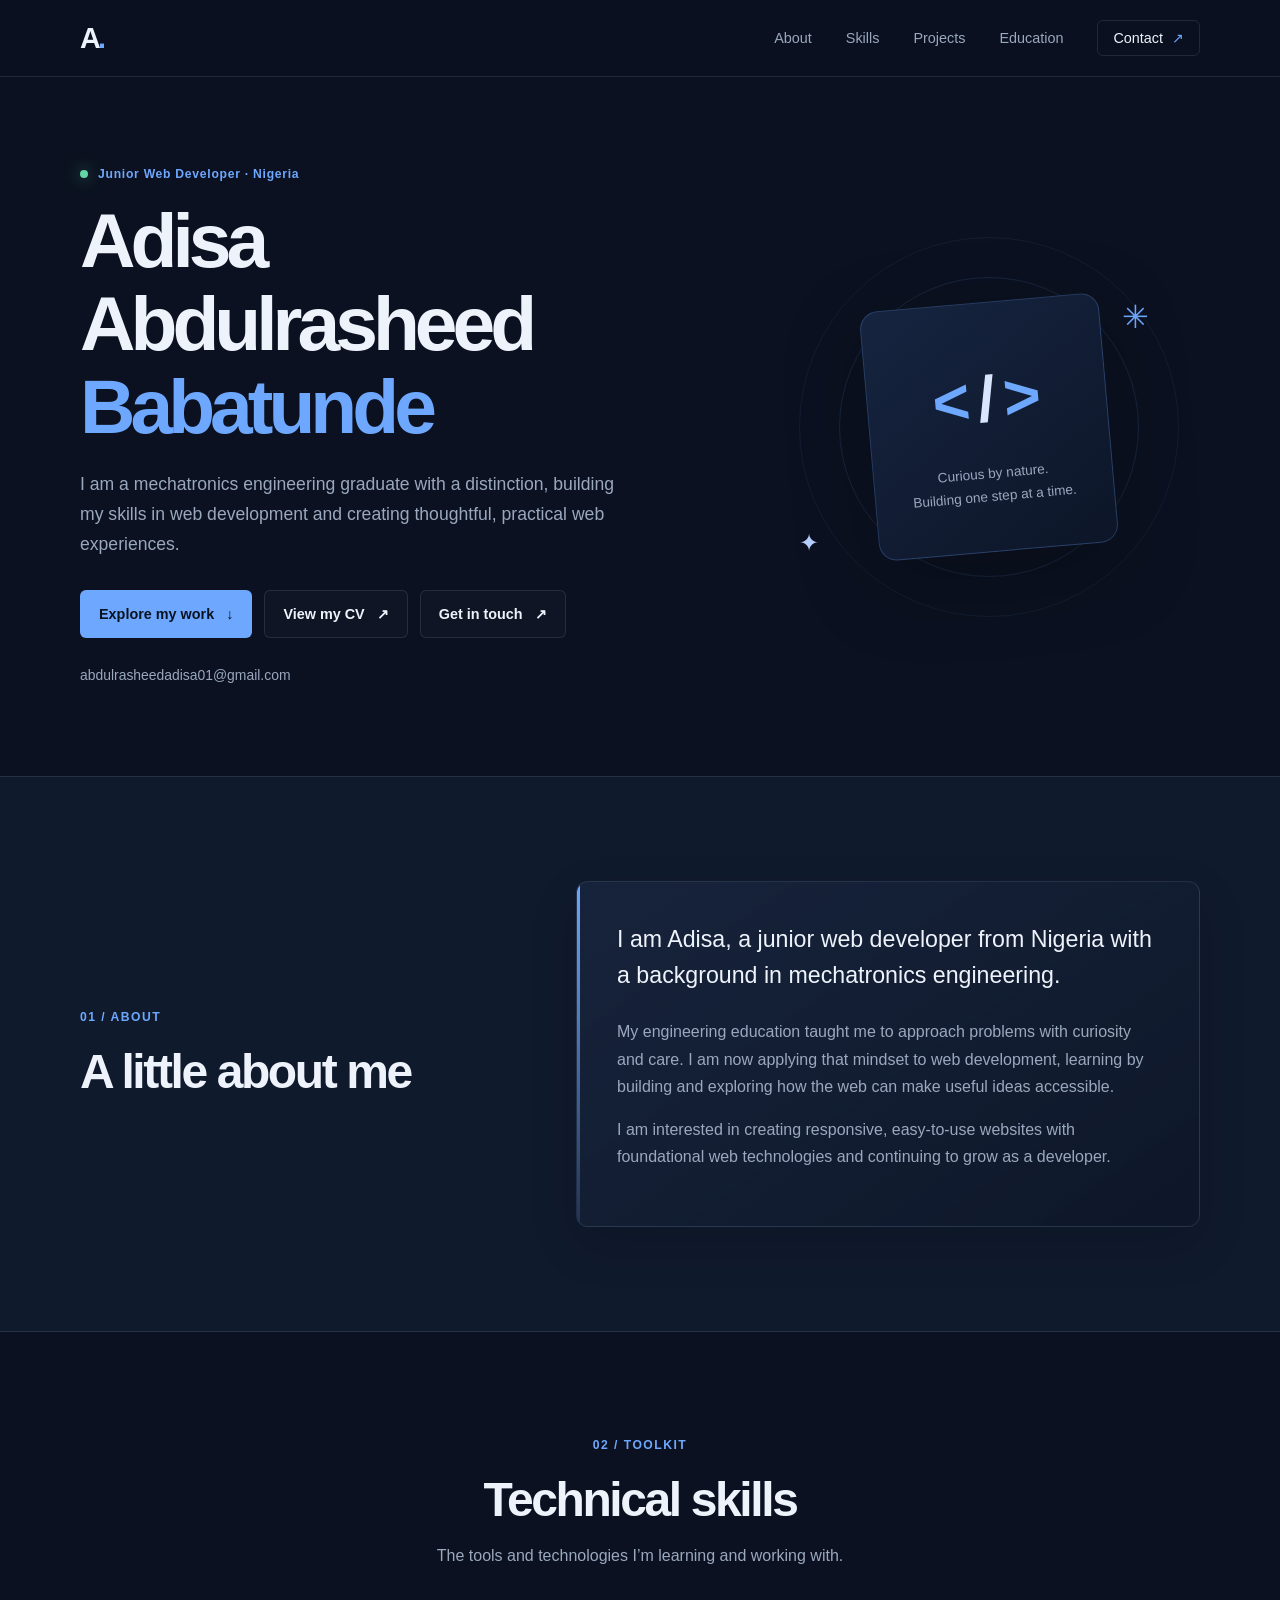
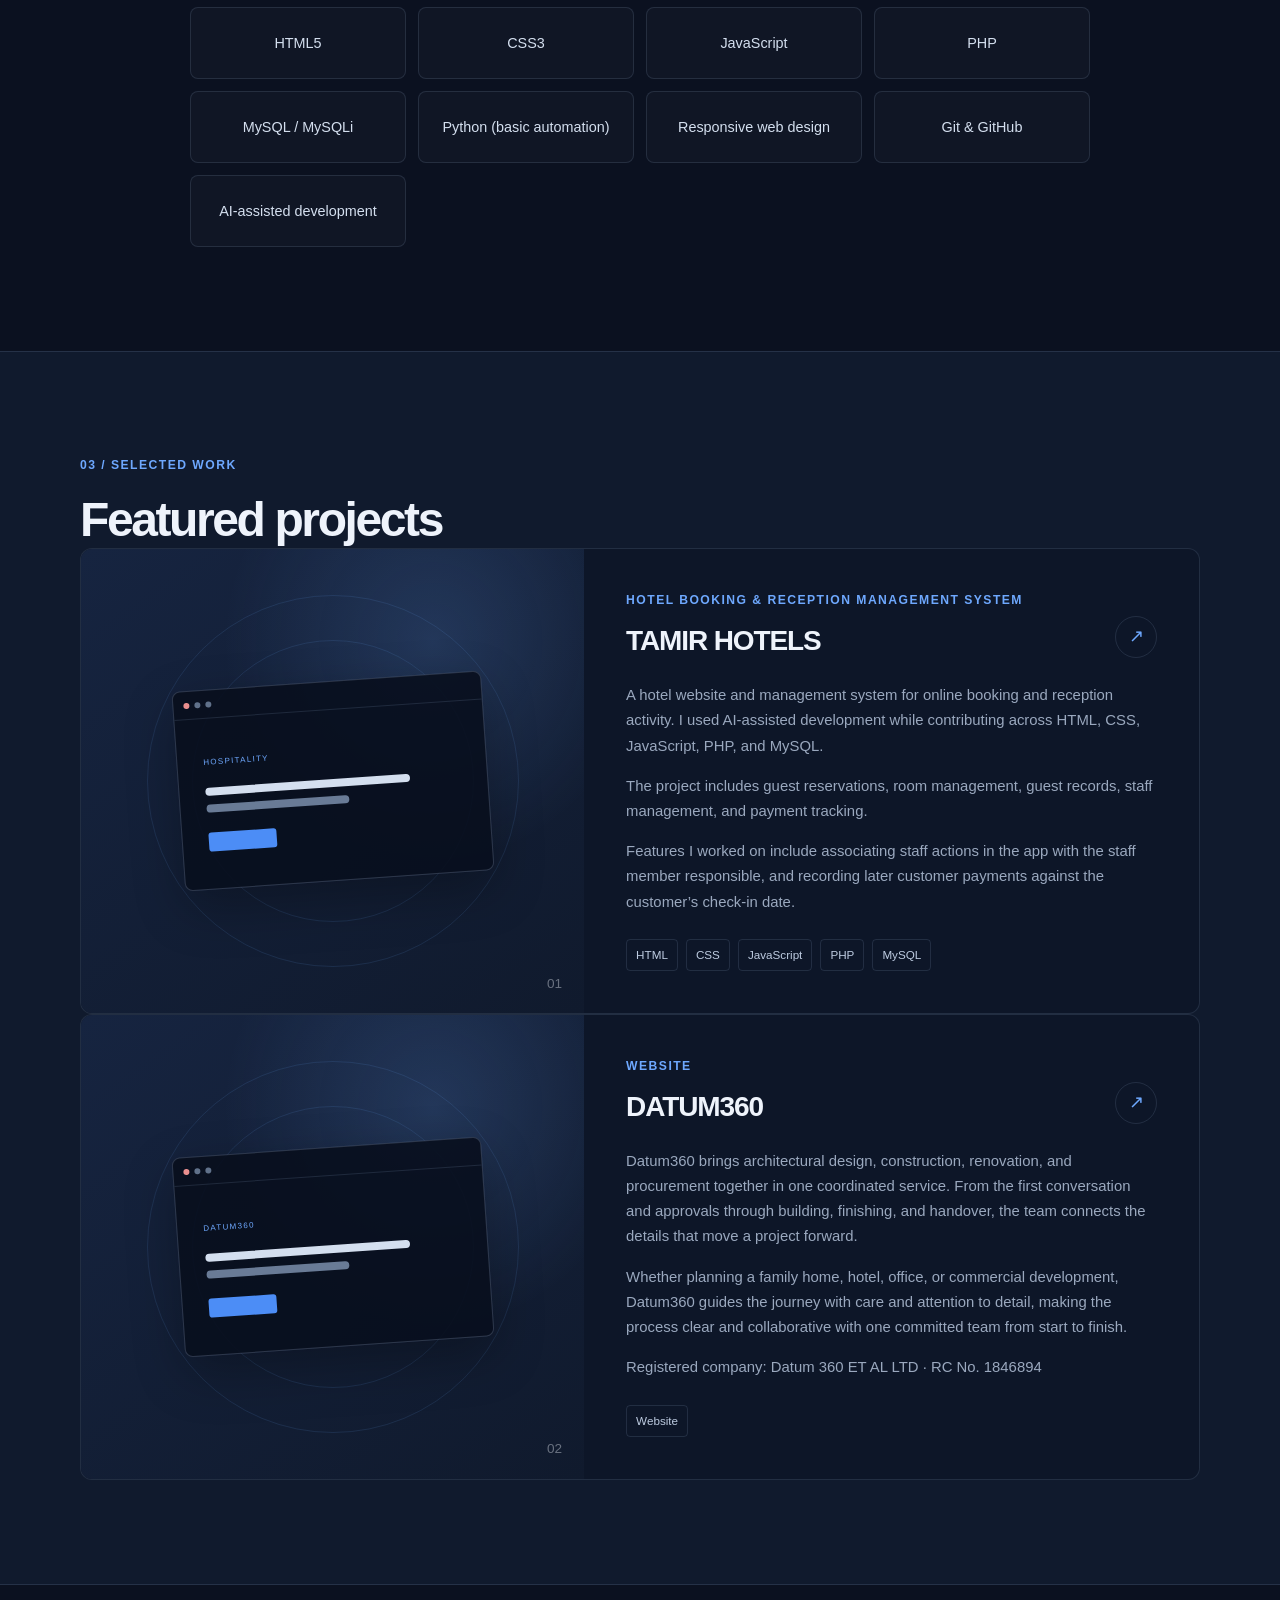
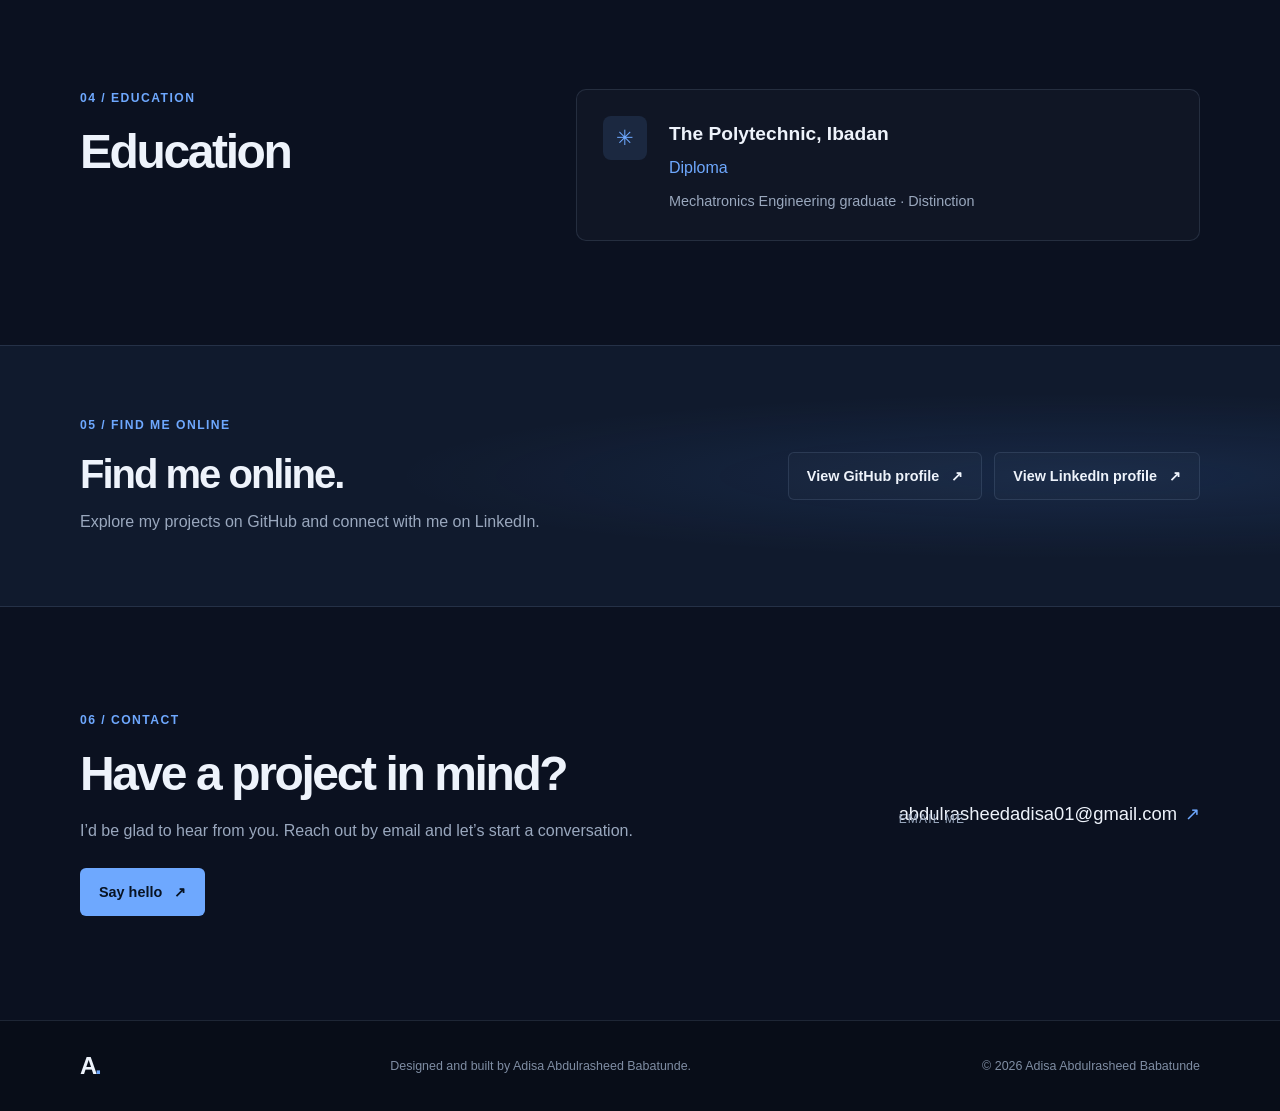
<file: index.html>
<!doctype html>
<html lang="en">
  <head>
    <meta charset="utf-8">
    <meta name="viewport" content="width=device-width, initial-scale=1">
    <meta
      name="description"
      content="Portfolio of Adisa Abdulrasheed Babatunde, a junior web developer based in Nigeria."
    >
    <meta name="theme-color" content="#0b1120">
    <link
      rel="icon"
      href="data:image/svg+xml,%3Csvg xmlns='http://www.w3.org/2000/svg' viewBox='0 0 64 64'%3E%3Crect width='64' height='64' rx='14' fill='%230b1120'/%3E%3Ctext x='13' y='47' font-family='sans-serif' font-size='48' font-weight='700' fill='%236ea8fe'%3EA.%3C/text%3E%3C/svg%3E"
    >
    <title>Adisa Abdulrasheed Babatunde | Junior Web Developer</title>
    <link rel="stylesheet" href="style.css">
    <script src="script.js" defer></script>
  </head>
  <body>
    <a class="skip-link" href="#main">Skip to content</a>
    <header class="site-header">
      <nav class="navigation container" aria-label="Main navigation">
        <a class="brand" href="#home" aria-label="Adisa Abdulrasheed Babatunde, home">A<span>.</span></a>
        <button
          class="menu-toggle"
          type="button"
          aria-expanded="false"
          aria-controls="primary-menu"
          aria-label="Open navigation menu"
        >
          <span></span>
          <span></span>
          <span></span>
        </button>
        <ul class="navigation-links" id="primary-menu">
          <li><a href="#about">About</a></li>
          <li><a href="#skills">Skills</a></li>
          <li><a href="#projects">Projects</a></li>
          <li><a href="#education">Education</a></li>
          <li><a class="nav-contact" href="#contact">Contact <span aria-hidden="true">↗</span></a></li>
        </ul>
      </nav>
    </header>

    <main id="main">
      <section class="hero section container" id="home" aria-labelledby="hero-title">
        <div class="hero-copy">
          <p class="eyebrow"><span class="status-dot"></span> Junior Web Developer · Nigeria</p>
          <h1 id="hero-title">Adisa Abdulrasheed <span>Babatunde</span></h1>
          <p class="hero-intro">
            I am a mechatronics engineering graduate with a distinction, building my skills
            in web development and creating thoughtful, practical web experiences.
          </p>
          <div class="hero-actions">
            <a class="button button-primary" href="#projects">Explore my work <span aria-hidden="true">↓</span></a>
            <a class="button button-secondary" href="resume.html">View my CV <span aria-hidden="true">↗</span></a>
            <a class="button button-secondary" href="mailto:abdulrasheedadisa01@gmail.com">Get in touch <span aria-hidden="true">↗</span></a>
          </div>
          <a class="hero-email" href="mailto:abdulrasheedadisa01@gmail.com">abdulrasheedadisa01@gmail.com</a>
        </div>
        <div class="hero-visual" aria-hidden="true">
          <div class="visual-orbit orbit-one"></div>
          <div class="visual-orbit orbit-two"></div>
          <div class="visual-card">
            <span class="visual-bracket">&lt;</span>
            <span class="visual-slash">/</span>
            <span class="visual-bracket">&gt;</span>
            <p>Curious by nature.<br>Building one step at a time.</p>
          </div>
          <span class="visual-spark spark-one">✳</span>
          <span class="visual-spark spark-two">✦</span>
        </div>
      </section>

      <section class="section section-muted" id="about" aria-labelledby="about-title">
        <div class="container section-grid">
          <div class="section-heading">
            <p class="eyebrow">01 / About</p>
            <h2 id="about-title">A little about me</h2>
          </div>
          <div class="section-content">
            <p class="lead">
              I am Adisa, a junior web developer from Nigeria with a background in
              mechatronics engineering.
            </p>
            <p>
              My engineering education taught me to approach problems with curiosity
              and care. I am now applying that mindset to web development, learning by
              building and exploring how the web can make useful ideas accessible.
            </p>
            <p>
              I am interested in creating responsive, easy-to-use websites with
              foundational web technologies and continuing to grow as a developer.
            </p>
          </div>
        </div>
      </section>

      <section class="section container" id="skills" aria-labelledby="skills-title">
        <div class="section-heading section-heading-centered">
          <p class="eyebrow">02 / Toolkit</p>
          <h2 id="skills-title">Technical skills</h2>
          <p class="section-subtitle">The tools and technologies I’m learning and working with.</p>
        </div>
        <ul class="skill-list" aria-label="Technical skills">
          <li>HTML5</li>
          <li>CSS3</li>
          <li>JavaScript</li>
          <li>PHP</li>
          <li>MySQL / MySQLi</li>
          <li>Python (basic automation)</li>
          <li>Responsive web design</li>
          <li>Git &amp; GitHub</li>
          <li>AI-assisted development</li>
        </ul>
      </section>

      <section class="section section-muted" id="projects" aria-labelledby="projects-title">
        <div class="container">
          <div class="section-heading">
            <p class="eyebrow">03 / Selected work</p>
            <h2 id="projects-title">Featured projects</h2>
          </div>
          <article class="project-card">
            <div class="project-art" aria-hidden="true">
              <div class="project-window">
                <div class="window-bar"><i></i><i></i><i></i></div>
                <div class="window-content">
                  <span class="window-label">HOSPITALITY</span>
                  <span class="window-line"></span>
                  <span class="window-line short"></span>
                  <span class="window-button"></span>
                </div>
              </div>
              <span class="project-number">01</span>
            </div>
            <div class="project-info">
              <div class="project-title-row">
                <div>
                  <p class="eyebrow">Hotel booking &amp; reception management system</p>
                  <h3>TAMIR HOTELS</h3>
                </div>
                <a
                  class="project-link"
                  href="https://tamirhotels.com.ng/"
                  target="_blank"
                  rel="noopener noreferrer"
                  aria-label="Visit the TAMIR HOTELS website (opens in a new tab)"
                >↗</a>
              </div>
              <p>
                A hotel website and management system for online booking and reception
                activity. I used AI-assisted development while contributing across HTML,
                CSS, JavaScript, PHP, and MySQL.
              </p>
              <p>
                The project includes guest reservations, room management, guest records,
                staff management, and payment tracking.
              </p>
              <p>
                Features I worked on include associating staff actions in the app with
                the staff member responsible, and recording later customer payments
                against the customer’s check-in date.
              </p>
              <ul class="project-tags" aria-label="Project technologies">
                <li>HTML</li>
                <li>CSS</li>
                <li>JavaScript</li>
                <li>PHP</li>
                <li>MySQL</li>
              </ul>
            </div>
          </article>
          <article class="project-card">
            <div class="project-art" aria-hidden="true">
              <div class="project-window">
                <div class="window-bar"><i></i><i></i><i></i></div>
                <div class="window-content">
                  <span class="window-label">DATUM360</span>
                  <span class="window-line"></span>
                  <span class="window-line short"></span>
                  <span class="window-button"></span>
                </div>
              </div>
              <span class="project-number">02</span>
            </div>
            <div class="project-info">
              <div class="project-title-row">
                <div>
                  <p class="eyebrow">Website</p>
                  <h3>DATUM360</h3>
                </div>
                <a
                  class="project-link"
                  href="https://datum360.ng/"
                  target="_blank"
                  rel="noopener noreferrer"
                  aria-label="Visit the Datum360 website (opens in a new tab)"
                >↗</a>
              </div>
              <p>
                Datum360 brings architectural design, construction, renovation, and
                procurement together in one coordinated service. From the first
                conversation and approvals through building, finishing, and handover,
                the team connects the details that move a project forward.
              </p>
              <p>
                Whether planning a family home, hotel, office, or commercial development,
                Datum360 guides the journey with care and attention to detail, making the
                process clear and collaborative with one committed team from start to finish.
              </p>
              <p>Registered company: Datum 360 ET AL LTD · RC No. 1846894</p>
              <ul class="project-tags" aria-label="Project type">
                <li>Website</li>
              </ul>
            </div>
          </article>
        </div>
      </section>

      <section class="section container" id="education" aria-labelledby="education-title">
        <div class="section-grid">
          <div class="section-heading">
            <p class="eyebrow">04 / Education</p>
            <h2 id="education-title">Education</h2>
          </div>
          <div class="education-card">
            <span class="education-icon" aria-hidden="true">✳</span>
            <div>
              <h3>The Polytechnic, Ibadan</h3>
              <p class="education-qualification">Diploma</p>
              <p class="education-note">Mechatronics Engineering graduate · Distinction</p>
            </div>
          </div>
        </div>
      </section>

      <section class="github-band" id="github" aria-labelledby="github-title">
        <div class="container github-content">
          <div>
            <p class="eyebrow">05 / Find me online</p>
            <h2 id="github-title">Find me online.</h2>
            <p>Explore my projects on GitHub and connect with me on LinkedIn.</p>
          </div>
          <div class="profile-links">
            <a
              class="button button-secondary"
              href="https://github.com/adisaabdulrasheed"
              target="_blank"
              rel="noopener noreferrer"
              aria-label="Visit Adisa Abdulrasheed’s GitHub profile (opens in a new tab)"
            >View GitHub profile <span aria-hidden="true">↗</span></a>
            <a
              class="button button-secondary"
              href="https://www.linkedin.com/in/abdulrasheed-adisa-053257449"
              target="_blank"
              rel="noopener noreferrer"
              aria-label="Visit Adisa Abdulrasheed’s LinkedIn profile (opens in a new tab)"
            >View LinkedIn profile <span aria-hidden="true">↗</span></a>
          </div>
        </div>
      </section>

      <section class="section container contact-section" id="contact" aria-labelledby="contact-title">
        <div class="contact-copy">
          <p class="eyebrow">06 / Contact</p>
          <h2 id="contact-title">Have a project in mind?</h2>
          <p>I’d be glad to hear from you. Reach out by email and let’s start a conversation.</p>
          <a class="button button-primary" href="mailto:abdulrasheedadisa01@gmail.com">
            Say hello <span aria-hidden="true">↗</span>
          </a>
        </div>
        <a class="contact-email" href="mailto:abdulrasheedadisa01@gmail.com">
          <span>Email me</span>
          abdulrasheedadisa01@gmail.com
          <span aria-hidden="true">↗</span>
        </a>
      </section>
    </main>

    <footer class="site-footer">
      <div class="container footer-content">
        <a class="brand footer-brand" href="#home" aria-label="Back to top">A<span>.</span></a>
        <p>Designed and built by Adisa Abdulrasheed Babatunde.</p>
        <p>© <span id="current-year">2026</span> Adisa Abdulrasheed Babatunde</p>
      </div>
    </footer>
  </body>
</html>
</file>
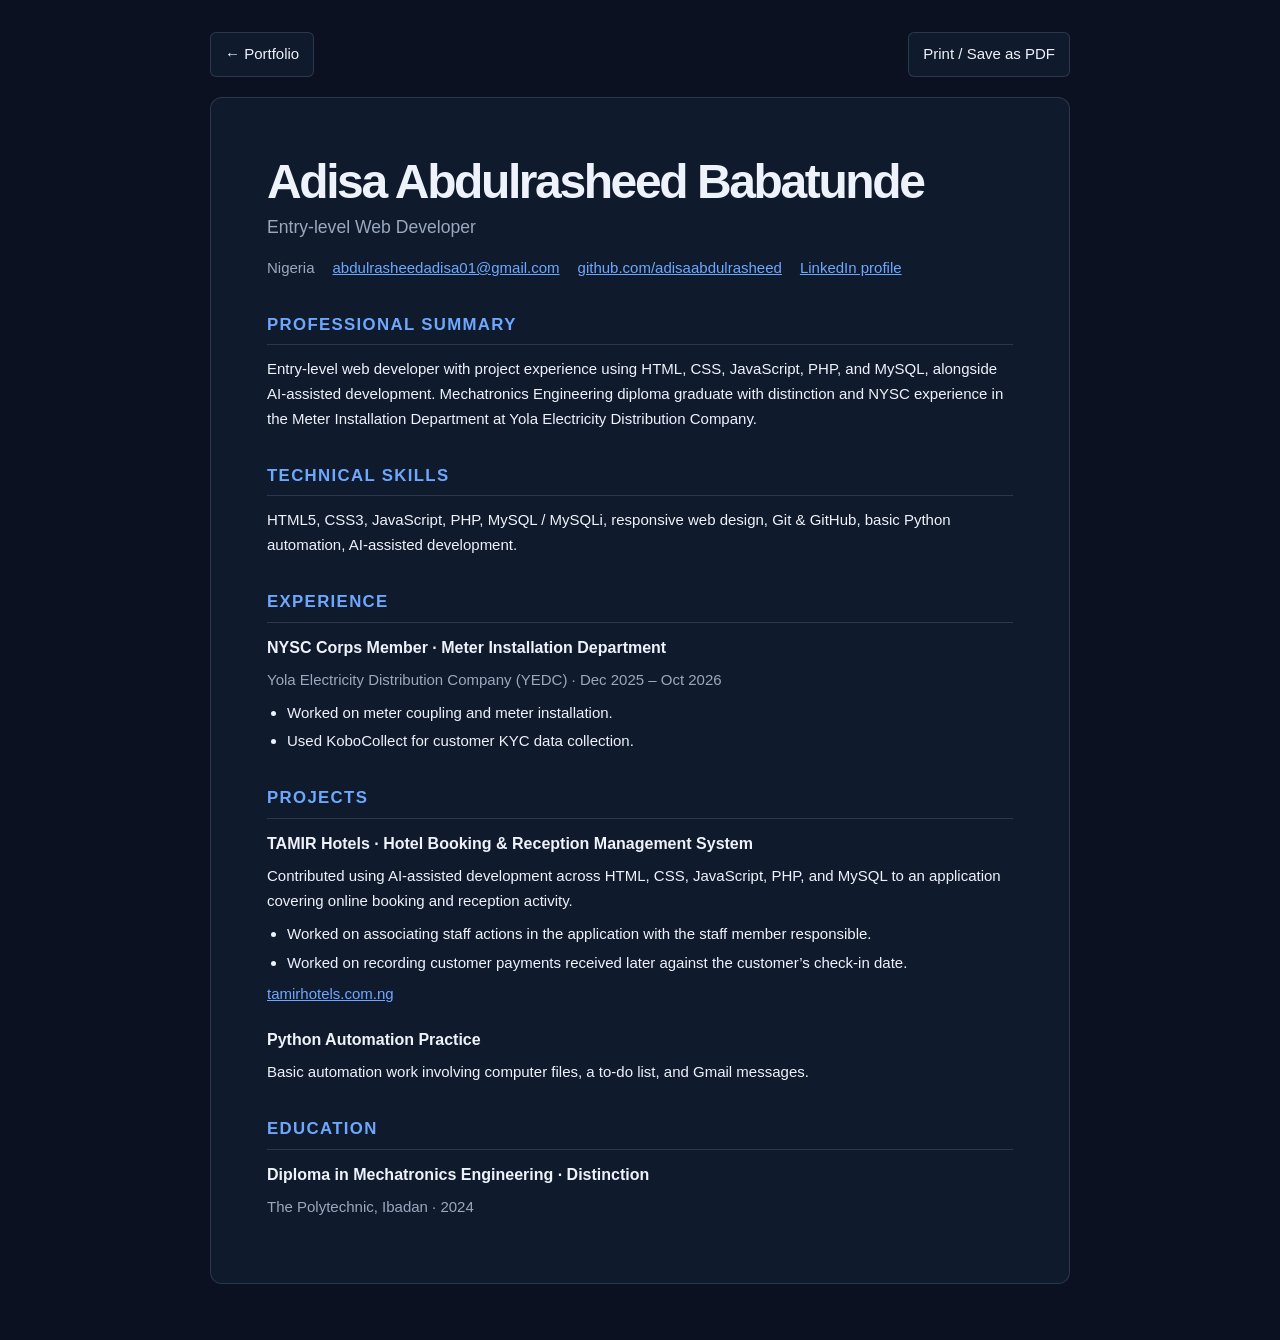
<file: resume.html>
<!doctype html>
<html lang="en">
  <head>
    <meta charset="utf-8">
    <meta name="viewport" content="width=device-width, initial-scale=1">
    <meta name="description" content="CV of Adisa Abdulrasheed Babatunde, entry-level web developer.">
    <meta name="theme-color" content="#0b1120">
    <title>CV | Adisa Abdulrasheed Babatunde</title>
    <style>
      :root {
        color-scheme: dark;
        --background: #0b1120;
        --surface: #101a2d;
        --text: #eef3fb;
        --muted: #9aa8be;
        --accent: #6ea8fe;
        --line: rgba(165, 188, 224, 0.18);
      }

      * {
        box-sizing: border-box;
      }

      body {
        max-width: 900px;
        margin: 0 auto;
        padding: 32px 20px 56px;
        background: var(--background);
        color: var(--text);
        font-family: "Aptos", "Segoe UI", "Helvetica Neue", sans-serif;
        font-size: 15px;
        line-height: 1.65;
      }

      a {
        color: var(--accent);
        overflow-wrap: anywhere;
      }

      .toolbar {
        display: flex;
        justify-content: space-between;
        gap: 16px;
        margin-bottom: 20px;
      }

      .toolbar a,
      .toolbar button {
        padding: 9px 14px;
        border: 1px solid var(--line);
        border-radius: 6px;
        background: var(--surface);
        color: var(--text);
        font: inherit;
        text-decoration: none;
        cursor: pointer;
      }

      .resume {
        padding: clamp(24px, 6vw, 56px);
        border: 1px solid var(--line);
        border-radius: 12px;
        background: var(--surface);
      }

      h1,
      h2,
      h3,
      p {
        margin-top: 0;
      }

      h1 {
        margin-bottom: 4px;
        font-size: clamp(2rem, 6vw, 3rem);
        letter-spacing: -0.05em;
        line-height: 1.15;
      }

      h2 {
        margin: 30px 0 12px;
        padding-bottom: 6px;
        border-bottom: 1px solid var(--line);
        color: var(--accent);
        font-size: 1.05rem;
        letter-spacing: 0.08em;
        text-transform: uppercase;
      }

      h3 {
        margin-bottom: 2px;
        font-size: 1rem;
      }

      .headline,
      .meta,
      .date {
        color: var(--muted);
      }

      .headline {
        margin-bottom: 14px;
        font-size: 1.1rem;
      }

      .meta {
        display: flex;
        flex-wrap: wrap;
        gap: 6px 18px;
        margin: 0;
      }

      .entry + .entry {
        margin-top: 20px;
      }

      .entry p {
        margin: 7px 0;
      }

      ul {
        margin: 8px 0 0;
        padding-left: 20px;
      }

      li + li {
        margin-top: 4px;
      }

      .skills {
        margin-bottom: 0;
      }

      @media (max-width: 520px) {
        body {
          padding: 18px 12px 32px;
        }

        .toolbar {
          align-items: flex-start;
        }
      }

      @media print {
        :root {
          color-scheme: light;
          --background: #fff;
          --surface: #fff;
          --text: #172033;
          --muted: #445168;
          --accent: #245ba8;
          --line: #cbd3df;
        }

        @page {
          margin: 16mm;
        }

        body {
          max-width: none;
          padding: 0;
          background: #fff;
          font-size: 10pt;
          line-height: 1.45;
          -webkit-print-color-adjust: exact;
          print-color-adjust: exact;
        }

        .toolbar {
          display: none;
        }

        .resume {
          padding: 0;
          border: 0;
          border-radius: 0;
          background: #fff;
        }

        h1 {
          font-size: 25pt;
        }

        h2 {
          margin-top: 18px;
          font-size: 10pt;
          break-after: avoid;
        }

        h3 {
          break-after: avoid;
        }

        a {
          color: inherit;
          text-decoration: none;
        }

        .entry,
        li {
          break-inside: avoid;
        }
      }
    </style>
  </head>
  <body>
    <nav class="toolbar" aria-label="CV actions">
      <a href="index.html">← Portfolio</a>
      <button id="print-cv" type="button">Print / Save as PDF</button>
    </nav>

    <main class="resume">
      <header>
        <h1>Adisa Abdulrasheed Babatunde</h1>
        <p class="headline">Entry-level Web Developer</p>
        <p class="meta">
          <span>Nigeria</span>
          <a href="mailto:abdulrasheedadisa01@gmail.com">abdulrasheedadisa01@gmail.com</a>
          <a href="https://github.com/adisaabdulrasheed" target="_blank" rel="noopener noreferrer">github.com/adisaabdulrasheed</a>
          <a href="https://www.linkedin.com/in/abdulrasheed-adisa-053257449" target="_blank" rel="noopener noreferrer">LinkedIn profile</a>
        </p>
      </header>

      <section aria-labelledby="summary-title">
        <h2 id="summary-title">Professional Summary</h2>
        <p>
          Entry-level web developer with project experience using HTML, CSS,
          JavaScript, PHP, and MySQL, alongside AI-assisted development. Mechatronics
          Engineering diploma graduate with distinction and NYSC experience in the
          Meter Installation Department at Yola Electricity Distribution Company.
        </p>
      </section>

      <section aria-labelledby="skills-title">
        <h2 id="skills-title">Technical Skills</h2>
        <p class="skills">
          HTML5, CSS3, JavaScript, PHP, MySQL / MySQLi, responsive web design,
          Git &amp; GitHub, basic Python automation, AI-assisted development.
        </p>
      </section>

      <section aria-labelledby="experience-title">
        <h2 id="experience-title">Experience</h2>
        <article class="entry">
          <h3>NYSC Corps Member · Meter Installation Department</h3>
          <p class="date">Yola Electricity Distribution Company (YEDC) · Dec 2025 – Oct 2026</p>
          <ul>
            <li>Worked on meter coupling and meter installation.</li>
            <li>Used KoboCollect for customer KYC data collection.</li>
          </ul>
        </article>
      </section>

      <section aria-labelledby="projects-title">
        <h2 id="projects-title">Projects</h2>
        <article class="entry">
          <h3>TAMIR Hotels · Hotel Booking &amp; Reception Management System</h3>
          <p>
            Contributed using AI-assisted development across HTML, CSS, JavaScript,
            PHP, and MySQL to an application covering online booking and reception
            activity.
          </p>
          <ul>
            <li>Worked on associating staff actions in the application with the staff member responsible.</li>
            <li>Worked on recording customer payments received later against the customer’s check-in date.</li>
          </ul>
          <p><a href="https://tamirhotels.com.ng/" target="_blank" rel="noopener noreferrer">tamirhotels.com.ng</a></p>
        </article>
        <article class="entry">
          <h3>Python Automation Practice</h3>
          <p>Basic automation work involving computer files, a to-do list, and Gmail messages.</p>
        </article>
      </section>

      <section aria-labelledby="education-title">
        <h2 id="education-title">Education</h2>
        <article class="entry">
          <h3>Diploma in Mechatronics Engineering · Distinction</h3>
          <p class="date">The Polytechnic, Ibadan · 2024</p>
        </article>
      </section>
    </main>

    <script>
      document.querySelector("#print-cv").addEventListener("click", () => window.print());
    </script>
  </body>
</html>
</file>
<file: style.css>
:root {
  color-scheme: dark;
  --background: #0b1120;
  --surface: #101a2d;
  --surface-light: #14213a;
  --text: #eef3fb;
  --muted: #9aa8be;
  --accent: #6ea8fe;
  --accent-strong: #4c8df6;
  --line: rgba(165, 188, 224, 0.14);
  --content-width: 1120px;
}

* {
  box-sizing: border-box;
}

html {
  scroll-behavior: smooth;
  scroll-padding-top: 88px;
}

body {
  margin: 0;
  background: var(--background);
  color: var(--text);
  font-family: "Aptos", "Segoe UI", "Helvetica Neue", sans-serif;
  font-size: 16px;
  line-height: 1.7;
  -webkit-font-smoothing: antialiased;
}

::selection {
  background: rgba(110, 168, 254, 0.35);
  color: var(--text);
}

a {
  color: inherit;
  text-decoration: none;
}

a:focus-visible,
button:focus-visible {
  outline: 3px solid var(--accent);
  outline-offset: 4px;
}

.container {
  width: min(var(--content-width), calc(100% - 48px));
  margin-inline: auto;
}

.skip-link {
  position: absolute;
  z-index: 20;
  top: 12px;
  left: 12px;
  padding: 10px 16px;
  transform: translateY(-160%);
  border-radius: 6px;
  background: var(--accent);
  color: #07101f;
  font-weight: 700;
}

.skip-link:focus {
  transform: translateY(0);
}

.site-header {
  position: sticky;
  z-index: 10;
  top: 0;
  border-bottom: 1px solid var(--line);
  background: rgba(11, 17, 32, 0.9);
  backdrop-filter: blur(16px);
}

.navigation {
  display: flex;
  min-height: 76px;
  align-items: center;
  justify-content: space-between;
}

.brand {
  color: var(--text);
  font-family: "Aptos Display", "Segoe UI", "Helvetica Neue", sans-serif;
  font-size: 1.8rem;
  font-weight: 800;
  letter-spacing: -0.1em;
}

.brand span {
  color: var(--accent);
}

.navigation-links {
  display: flex;
  align-items: center;
  gap: 34px;
  margin: 0;
  padding: 0;
  list-style: none;
}

.navigation-links a {
  color: var(--muted);
  font-size: 0.9rem;
  transition: color 180ms ease;
}

.navigation-links a:hover,
.navigation-links a:focus-visible {
  color: var(--text);
}

.navigation-links .nav-contact {
  padding: 9px 15px;
  border: 1px solid var(--line);
  border-radius: 6px;
  color: var(--text);
}

.nav-contact span {
  margin-left: 5px;
  color: var(--accent);
}

.menu-toggle {
  display: none;
  width: 42px;
  height: 42px;
  align-items: center;
  justify-content: center;
  flex-direction: column;
  gap: 5px;
  border: 1px solid var(--line);
  border-radius: 6px;
  background: transparent;
  cursor: pointer;
}

.menu-toggle span {
  width: 18px;
  height: 2px;
  border-radius: 2px;
  background: var(--text);
}

.section {
  padding-block: 104px;
}

.hero {
  display: grid;
  min-height: 610px;
  align-items: center;
  grid-template-columns: 1.2fr 0.8fr;
  gap: 64px;
  padding-block: 88px;
}

.hero-copy {
  max-width: 680px;
}

.eyebrow {
  margin: 0 0 16px;
  color: var(--accent);
  font-size: 0.76rem;
  font-weight: 700;
  letter-spacing: 0.12em;
  line-height: 1.5;
  text-transform: uppercase;
}

.hero .eyebrow {
  display: flex;
  align-items: center;
  gap: 10px;
  letter-spacing: 0.06em;
  text-transform: none;
}

.status-dot {
  width: 8px;
  height: 8px;
  border-radius: 50%;
  background: #61d5a5;
  box-shadow: 0 0 16px rgba(97, 213, 165, 0.6);
}

h1,
h2,
h3,
p {
  margin-top: 0;
}

h1,
h2,
h3 {
  font-family: "Aptos Display", "Segoe UI", "Helvetica Neue", sans-serif;
}

h1 {
  max-width: 720px;
  margin-bottom: 22px;
  font-size: clamp(2.8rem, 6vw, 5rem);
  font-weight: 800;
  letter-spacing: -0.065em;
  line-height: 1.08;
}

h1 span {
  display: block;
  color: var(--accent);
}

.hero-intro {
  max-width: 560px;
  margin-bottom: 30px;
  color: var(--muted);
  font-size: 1.1rem;
}

.hero-actions {
  display: flex;
  flex-wrap: wrap;
  gap: 12px;
}

.button {
  display: inline-flex;
  min-height: 48px;
  align-items: center;
  justify-content: center;
  gap: 12px;
  padding: 11px 18px;
  border: 1px solid transparent;
  border-radius: 6px;
  font-size: 0.9rem;
  font-weight: 700;
  transition: background 180ms ease, border-color 180ms ease, transform 180ms ease;
}

.button:hover {
  transform: translateY(-2px);
}

.button-primary {
  background: var(--accent);
  color: #081322;
}

.button-primary:hover {
  background: #8bb9ff;
}

.button-secondary {
  border-color: var(--line);
  background: rgba(255, 255, 255, 0.02);
  color: var(--text);
}

.button-secondary:hover {
  border-color: rgba(110, 168, 254, 0.6);
  background: rgba(110, 168, 254, 0.08);
}

.hero-email {
  display: inline-block;
  margin-top: 26px;
  color: var(--muted);
  font-size: 0.87rem;
}

.hero-email:hover,
.contact-email:hover {
  color: var(--accent);
}

.hero-visual {
  position: relative;
  display: grid;
  min-height: 360px;
  place-items: center;
}

.visual-orbit {
  position: absolute;
  width: 300px;
  height: 300px;
  border: 1px solid rgba(110, 168, 254, 0.13);
  border-radius: 50%;
}

.orbit-two {
  width: 380px;
  height: 380px;
  border-color: rgba(110, 168, 254, 0.08);
}

.visual-card {
  position: relative;
  z-index: 1;
  display: flex;
  width: 240px;
  height: 250px;
  align-items: center;
  justify-content: center;
  flex-wrap: wrap;
  align-content: center;
  border: 1px solid rgba(110, 168, 254, 0.24);
  border-radius: 18px;
  background: linear-gradient(145deg, #162440, #0d1628);
  box-shadow: 0 24px 80px rgba(0, 0, 0, 0.25);
  transform: rotate(-5deg);
}

.visual-bracket,
.visual-slash {
  color: var(--accent);
  font-family: "Aptos Display", "Segoe UI", "Helvetica Neue", sans-serif;
  font-size: 4rem;
  font-weight: 800;
}

.visual-slash {
  margin-inline: 8px;
  color: #d7e5ff;
}

.visual-card p {
  width: 100%;
  margin: 8px 0 0;
  color: var(--muted);
  font-size: 0.85rem;
  text-align: center;
}

.visual-spark {
  position: absolute;
  color: var(--accent);
}

.spark-one {
  top: 12%;
  right: 12%;
  font-size: 2rem;
}

.spark-two {
  bottom: 12%;
  left: 5%;
  color: #b7cfff;
  font-size: 1.5rem;
}

.section-muted {
  border-block: 1px solid var(--line);
  background: var(--surface);
}

.section-grid {
  display: grid;
  align-items: start;
  grid-template-columns: 0.8fr 1.2fr;
  gap: 80px;
}

.section-heading h2,
.contact-copy h2,
.github-content h2 {
  margin-bottom: 0;
  font-size: clamp(2rem, 4vw, 3rem);
  font-weight: 700;
  letter-spacing: -0.05em;
  line-height: 1.2;
}

.section-content {
  max-width: 640px;
  color: var(--muted);
}

.section-content p:last-child {
  margin-bottom: 0;
}

.section-content .lead {
  color: var(--text);
  font-family: "Manrope", sans-serif;
  font-size: 1.25rem;
  line-height: 1.55;
}

#about .section-grid {
  align-items: center;
}

#about .section-content {
  position: relative;
  max-width: 700px;
  padding: clamp(24px, 4vw, 40px);
  overflow: hidden;
  border: 1px solid var(--line);
  border-radius: 12px;
  background: linear-gradient(145deg, rgba(110, 168, 254, 0.07), rgba(11, 17, 32, 0.3));
  box-shadow: 0 18px 48px rgba(0, 0, 0, 0.14);
}

#about .section-content::before {
  position: absolute;
  inset: 0 auto 0 0;
  width: 3px;
  background: linear-gradient(180deg, var(--accent), rgba(110, 168, 254, 0.15));
  content: "";
}

#about .section-content .lead {
  margin-top: 0;
  margin-bottom: 24px;
  font-size: clamp(1.2rem, 2.2vw, 1.45rem);
}

#about .section-content p:not(.lead) {
  margin-top: 0;
  margin-bottom: 16px;
}

.section-heading-centered {
  margin-bottom: 38px;
  text-align: center;
}

.section-subtitle {
  margin: 14px 0 0;
  color: var(--muted);
}

.skill-list {
  display: grid;
  max-width: 900px;
  grid-template-columns: repeat(4, 1fr);
  gap: 12px;
  margin: 0 auto;
  padding: 0;
  list-style: none;
}

.skill-list li {
  display: grid;
  min-height: 72px;
  place-items: center;
  padding: 12px;
  border: 1px solid var(--line);
  border-radius: 8px;
  background: rgba(255, 255, 255, 0.025);
  color: #d4dfef;
  font-size: 0.9rem;
  text-align: center;
  transition: border-color 180ms ease, transform 180ms ease;
}

.skill-list li:hover {
  transform: translateY(-3px);
  border-color: rgba(110, 168, 254, 0.45);
}

.project-card {
  display: grid;
  overflow: hidden;
  grid-template-columns: 0.9fr 1.1fr;
  border: 1px solid var(--line);
  border-radius: 12px;
  background: #0d1628;
}

.project-art {
  position: relative;
  display: grid;
  min-height: 340px;
  overflow: hidden;
  place-items: center;
  background:
    radial-gradient(ellipse at 70% 20%, rgba(110, 168, 254, 0.17), transparent 42%),
    linear-gradient(145deg, #162440, #101a2d);
}

.project-art::before,
.project-art::after {
  position: absolute;
  width: 280px;
  height: 280px;
  border: 1px solid rgba(110, 168, 254, 0.12);
  border-radius: 50%;
  content: "";
}

.project-art::after {
  width: 370px;
  height: 370px;
}

.project-window {
  position: relative;
  z-index: 1;
  width: min(76%, 310px);
  overflow: hidden;
  border: 1px solid rgba(190, 211, 245, 0.2);
  border-radius: 8px;
  background: rgba(8, 15, 29, 0.9);
  box-shadow: 0 18px 50px rgba(0, 0, 0, 0.28);
  transform: rotate(-4deg);
}

.window-bar {
  display: flex;
  height: 28px;
  align-items: center;
  gap: 5px;
  padding-inline: 10px;
  border-bottom: 1px solid var(--line);
}

.window-bar i {
  width: 6px;
  height: 6px;
  border-radius: 50%;
  background: #60718a;
}

.window-bar i:first-child {
  background: #ea8f8f;
}

.window-content {
  display: flex;
  min-height: 170px;
  align-items: flex-start;
  justify-content: center;
  flex-direction: column;
  padding: 26px;
}

.window-label {
  margin-bottom: 18px;
  color: var(--accent);
  font-size: 0.5rem;
  letter-spacing: 0.16em;
}

.window-line {
  width: 80%;
  height: 8px;
  margin-bottom: 9px;
  border-radius: 4px;
  background: #d4dfef;
}

.window-line.short {
  width: 56%;
  background: #697b96;
}

.window-button {
  width: 68px;
  height: 19px;
  margin-top: 11px;
  border-radius: 3px;
  background: var(--accent-strong);
}

.project-number {
  position: absolute;
  right: 22px;
  bottom: 18px;
  color: rgba(238, 243, 251, 0.4);
  font-family: "Manrope", sans-serif;
  font-size: 0.85rem;
}

.project-info {
  align-self: center;
  padding: 42px;
}

.project-title-row {
  display: flex;
  align-items: center;
  justify-content: space-between;
  gap: 16px;
}

.project-title-row .eyebrow {
  margin-bottom: 8px;
}

.project-title-row h3 {
  margin-bottom: 18px;
  font-size: 1.75rem;
  letter-spacing: -0.04em;
}

.project-link {
  display: grid;
  width: 42px;
  height: 42px;
  flex: 0 0 auto;
  place-items: center;
  border: 1px solid var(--line);
  border-radius: 50%;
  color: var(--accent);
  font-size: 1.1rem;
  transition: background 180ms ease;
}

.project-link:hover {
  background: rgba(110, 168, 254, 0.12);
}

.project-info > p {
  color: var(--muted);
  font-size: 0.93rem;
}

.project-tags {
  display: flex;
  flex-wrap: wrap;
  gap: 8px;
  margin: 24px 0 0;
  padding: 0;
  list-style: none;
}

.project-tags li {
  padding: 5px 9px;
  border: 1px solid var(--line);
  border-radius: 4px;
  color: #bdcbe0;
  font-size: 0.73rem;
}

.education-card {
  display: flex;
  align-items: flex-start;
  gap: 22px;
  padding: 26px;
  border: 1px solid var(--line);
  border-radius: 10px;
  background: rgba(255, 255, 255, 0.025);
}

.education-icon {
  display: grid;
  width: 44px;
  height: 44px;
  flex: 0 0 auto;
  place-items: center;
  border-radius: 8px;
  background: rgba(110, 168, 254, 0.12);
  color: var(--accent);
  font-size: 1.3rem;
}

.education-card h3 {
  margin: 2px 0 4px;
  font-size: 1.2rem;
}

.education-qualification {
  margin-bottom: 8px;
  color: var(--accent);
}

.education-note {
  margin-bottom: 0;
  color: var(--muted);
  font-size: 0.9rem;
}

.github-band {
  border-block: 1px solid var(--line);
  background:
    radial-gradient(ellipse at 85% 50%, rgba(76, 141, 246, 0.12), transparent 45%),
    var(--surface);
}

.github-content {
  display: flex;
  min-height: 260px;
  align-items: center;
  justify-content: space-between;
  gap: 32px;
  padding-block: 56px;
}

.profile-links {
  display: flex;
  flex-wrap: wrap;
  gap: 12px;
}

.github-content h2 {
  margin-bottom: 10px;
  font-size: clamp(1.8rem, 3.5vw, 2.5rem);
}

.github-content > div > p:last-child {
  margin-bottom: 0;
  color: var(--muted);
}

.contact-section {
  display: flex;
  align-items: center;
  justify-content: space-between;
  gap: 48px;
}

.contact-copy {
  max-width: 580px;
}

.contact-copy h2 {
  margin-bottom: 14px;
}

.contact-copy > p:not(.eyebrow) {
  margin-bottom: 24px;
  color: var(--muted);
}

.contact-email {
  display: flex;
  align-items: flex-end;
  gap: 8px;
  color: var(--text);
  font-size: clamp(0.9rem, 2vw, 1.15rem);
  transition: color 180ms ease;
}

.contact-email span:first-child {
  position: absolute;
  margin-top: -28px;
  color: var(--muted);
  font-size: 0.75rem;
  letter-spacing: 0.1em;
  text-transform: uppercase;
}

.contact-email span:last-child {
  color: var(--accent);
}

.site-footer {
  border-top: 1px solid var(--line);
  background: #080d18;
}

.footer-content {
  display: flex;
  min-height: 90px;
  align-items: center;
  justify-content: space-between;
  gap: 20px;
}

.footer-brand {
  font-size: 1.5rem;
}

.footer-content p {
  margin: 0;
  color: #7f8da3;
  font-size: 0.78rem;
}

.reveal-ready .reveal {
  opacity: 0;
  transform: translateY(18px);
  transition: opacity 600ms ease, transform 600ms ease;
}

.reveal-ready .reveal.is-visible {
  opacity: 1;
  transform: translateY(0);
}

@media (max-width: 800px) {
  .section {
    padding-block: 80px;
  }

  .hero {
    min-height: auto;
    grid-template-columns: 1fr 0.7fr;
    gap: 24px;
    padding-block: 76px;
  }

  .hero-visual {
    min-height: 300px;
  }

  .visual-card {
    width: 190px;
    height: 210px;
  }

  .orbit-one {
    width: 240px;
    height: 240px;
  }

  .orbit-two {
    width: 300px;
    height: 300px;
  }

  .section-grid {
    grid-template-columns: 1fr;
    gap: 30px;
  }

  .skill-list {
    grid-template-columns: repeat(2, 1fr);
  }

  .project-card {
    grid-template-columns: 1fr 1fr;
  }

  .project-art {
    min-height: 380px;
  }

  .project-info {
    padding: 28px;
  }
}

@media (max-width: 600px) {
  html {
    scroll-padding-top: 72px;
  }

  .container {
    width: min(var(--content-width), calc(100% - 36px));
  }

  .navigation {
    min-height: 68px;
  }

  .menu-toggle {
    display: flex;
  }

  .navigation-links {
    position: absolute;
    top: calc(100% + 1px);
    right: 0;
    left: 0;
    display: none;
    align-items: stretch;
    flex-direction: column;
    gap: 0;
    padding: 8px 18px 16px;
    border-bottom: 1px solid var(--line);
    background: #0d1628;
  }

  .navigation-links.is-open {
    display: flex;
  }

  .navigation-links li a {
    display: block;
    padding: 12px 4px;
  }

  .navigation-links .nav-contact {
    display: inline-block;
    margin-top: 6px;
    padding: 8px 12px;
  }

  .section {
    padding-block: 68px;
  }

  .hero {
    grid-template-columns: 1fr;
    gap: 12px;
    padding-block: 68px 48px;
  }

  h1 {
    font-size: clamp(2.55rem, 13vw, 4rem);
  }

  .hero-intro {
    font-size: 1rem;
  }

  .hero-visual {
    min-height: 260px;
  }

  .visual-card {
    width: 180px;
    height: 190px;
  }

  .orbit-one {
    width: 220px;
    height: 220px;
  }

  .orbit-two {
    width: 280px;
    height: 280px;
  }

  .section-heading h2,
  .contact-copy h2 {
    font-size: 2.25rem;
  }

  .skill-list {
    gap: 9px;
  }

  .skill-list li {
    min-height: 64px;
    font-size: 0.82rem;
  }

  .project-card {
    grid-template-columns: 1fr;
  }

  .project-art {
    min-height: 260px;
  }

  .project-info {
    padding: 26px 22px 30px;
  }

  .project-title-row h3 {
    font-size: 1.5rem;
  }

  .github-content,
  .contact-section {
    align-items: flex-start;
    flex-direction: column;
  }

  .github-content {
    min-height: 0;
    gap: 24px;
    padding-block: 58px;
  }

  .contact-section {
    gap: 48px;
  }

  .contact-email {
    align-items: center;
    flex-wrap: wrap;
    font-size: 0.95rem;
  }

  .footer-content {
    align-items: flex-start;
    flex-direction: column;
    gap: 9px;
    padding-block: 22px;
  }
}

@media (prefers-reduced-motion: reduce) {
  *,
  *::before,
  *::after {
    scroll-behavior: auto !important;
    animation-duration: 0.01ms !important;
    animation-iteration-count: 1 !important;
    transition-duration: 0.01ms !important;
  }
}
</file>
